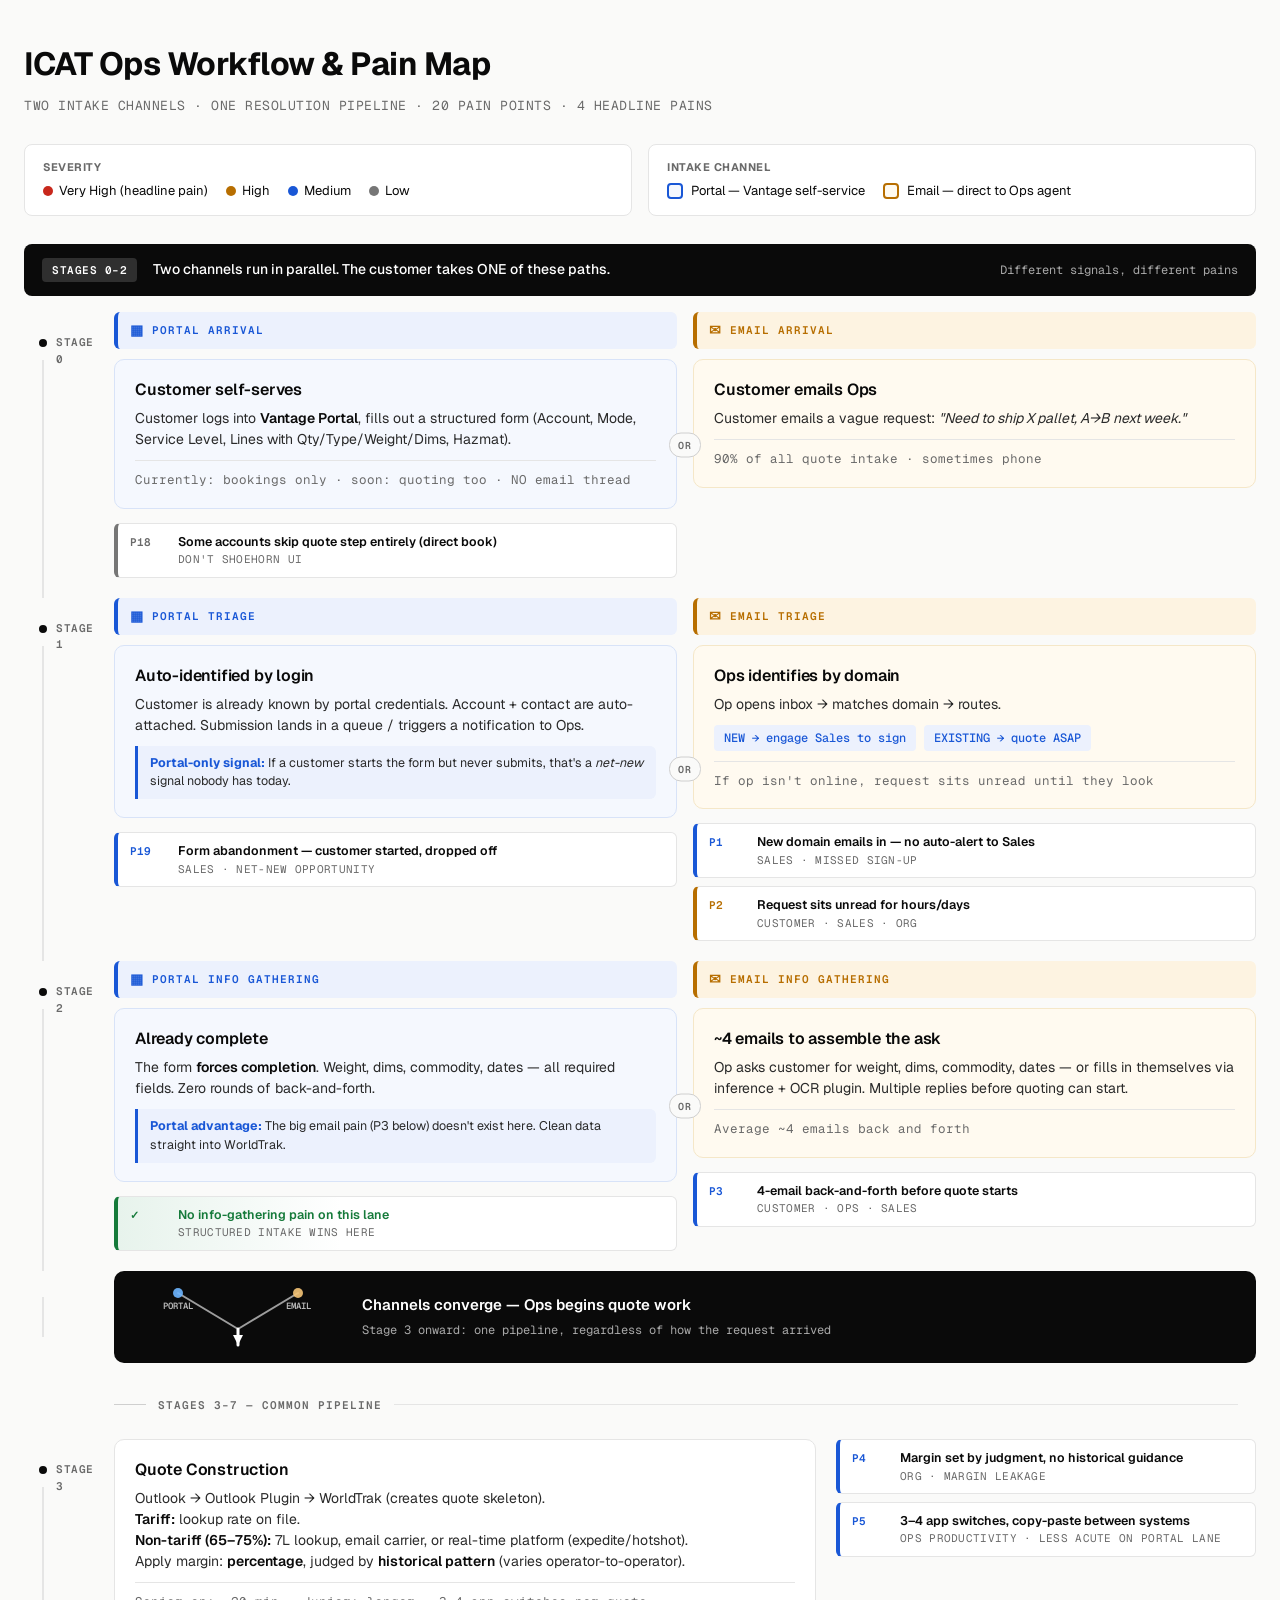
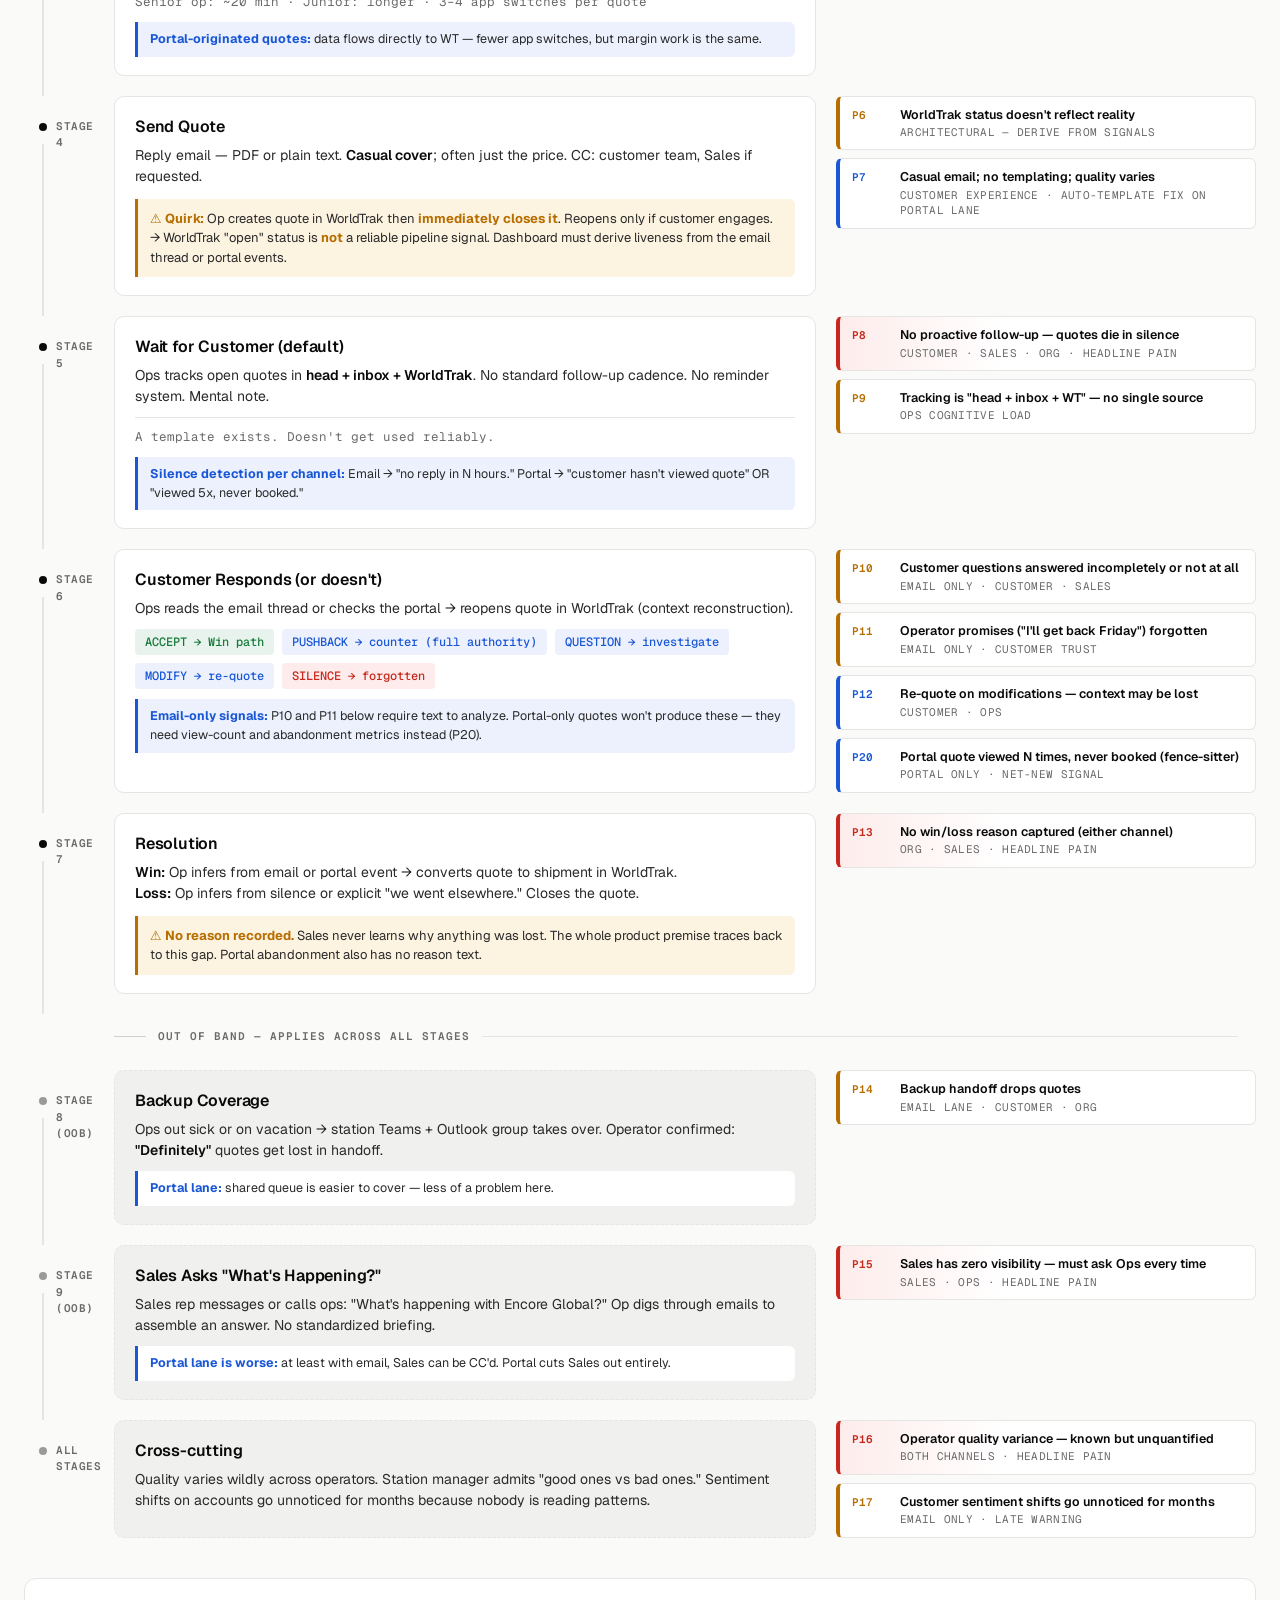
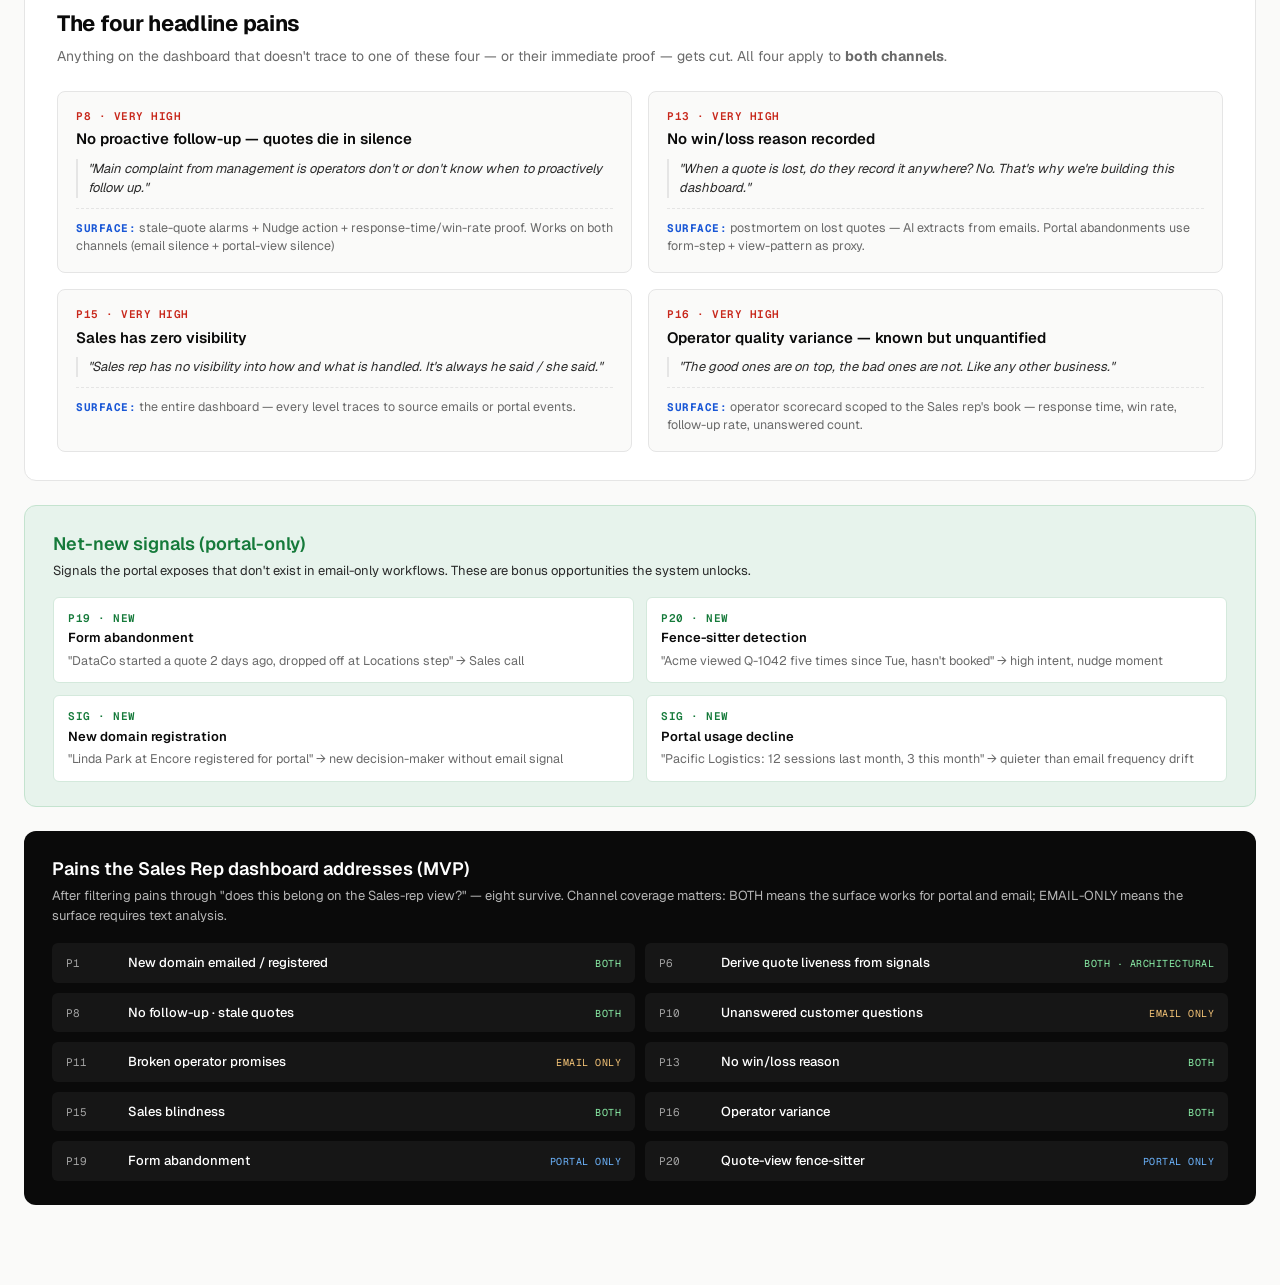
<file: workflow.html>
<!doctype html>
<html lang="en">
<head>
  <meta charset="utf-8" />
  <meta name="viewport" content="width=device-width, initial-scale=1" />
  <title>ICAT Ops Workflow & Pain Map</title>
  <link rel="preconnect" href="https://fonts.googleapis.com" />
  <link rel="preconnect" href="https://fonts.gstatic.com" crossorigin />
  <link href="https://fonts.googleapis.com/css2?family=Geist:wght@400;500;600;700;900&family=Geist+Mono:wght@400;500;600&display=swap" rel="stylesheet" />
  <style>
    :root {
      --ink: #0a0a0a;
      --ink-soft: #2a2a2a;
      --muted: #6a6a6a;
      --muted-2: #9a9a9a;
      --rule: #e5e5e5;
      --rule-strong: #cfcfcf;
      --bg: #fafaf9;
      --card: #ffffff;
      --red: #c8281c;
      --red-soft: #fdeceb;
      --amber: #b76e00;
      --amber-soft: #fdf3e1;
      --amber-tint: #fffaf0;
      --blue: #1957d6;
      --blue-soft: #ecf1fd;
      --blue-tint: #f5f8fe;
      --green: #157a3a;
      --green-soft: #e7f3ec;
      --grey: #767676;
      --grey-soft: #f0f0ef;
    }
    * { box-sizing: border-box; }
    body {
      font-family: 'Geist', system-ui, sans-serif;
      background: var(--bg);
      color: var(--ink);
      margin: 0;
      padding: 40px 24px 80px;
      line-height: 1.5;
      -webkit-font-smoothing: antialiased;
    }
    .wrap { max-width: 1280px; margin: 0 auto; }

    /* Header */
    .header { margin-bottom: 28px; }
    .header h1 {
      font-size: 32px;
      font-weight: 700;
      margin: 0 0 8px;
      letter-spacing: -0.5px;
    }
    .header .sub {
      color: var(--muted);
      font-size: 13px;
      font-family: 'Geist Mono', monospace;
      text-transform: uppercase;
      letter-spacing: 0.5px;
    }

    /* Legend */
    .legend {
      display: grid;
      grid-template-columns: 1fr 1fr;
      gap: 16px;
      margin-bottom: 28px;
    }
    .legend-box {
      padding: 14px 18px;
      background: var(--card);
      border: 1px solid var(--rule);
      border-radius: 8px;
      font-size: 13px;
    }
    .legend-box strong {
      font-size: 11px;
      text-transform: uppercase;
      letter-spacing: 0.5px;
      color: var(--muted);
      margin-right: 10px;
      display: block;
      margin-bottom: 6px;
    }
    .legend-row {
      display: flex;
      gap: 18px;
      flex-wrap: wrap;
      align-items: center;
    }
    .sev {
      display: inline-flex;
      align-items: center;
      gap: 6px;
      font-size: 13px;
    }
    .sev .dot {
      width: 10px;
      height: 10px;
      border-radius: 50%;
      display: inline-block;
    }
    .sev .dot.crit { background: var(--red); }
    .sev .dot.high { background: var(--amber); }
    .sev .dot.med  { background: var(--blue); }
    .sev .dot.low  { background: var(--grey); }
    .chan {
      display: inline-flex;
      align-items: center;
      gap: 8px;
      font-size: 13px;
    }
    .chan .swatch {
      width: 16px;
      height: 16px;
      border-radius: 4px;
      display: inline-block;
    }
    .chan .swatch.portal { background: var(--blue-tint); border: 2px solid var(--blue); }
    .chan .swatch.email  { background: var(--amber-tint); border: 2px solid var(--amber); }

    /* Section banner for dual-track intro */
    .section-band {
      display: flex;
      align-items: center;
      gap: 16px;
      margin: 24px 0 16px;
      padding: 14px 18px;
      background: var(--ink);
      color: #fff;
      border-radius: 8px;
    }
    .section-band .icon {
      font-family: 'Geist Mono', monospace;
      font-weight: 600;
      font-size: 11px;
      background: rgba(255,255,255,0.15);
      padding: 4px 10px;
      border-radius: 4px;
      letter-spacing: 0.5px;
    }
    .section-band .lab {
      font-size: 14px;
      font-weight: 500;
    }
    .section-band .sub {
      margin-left: auto;
      font-size: 12px;
      color: rgba(255,255,255,0.65);
      font-family: 'Geist Mono', monospace;
    }

    /* Pipeline base */
    .pipeline { position: relative; }

    /* Stage row — used in single-lane mode */
    .stage-row {
      display: grid;
      grid-template-columns: 70px 1fr 420px;
      gap: 20px;
      margin-bottom: 20px;
      align-items: stretch;
    }

    /* Stage number column */
    .stage-num {
      font-family: 'Geist Mono', monospace;
      font-size: 11px;
      font-weight: 600;
      color: var(--muted);
      text-transform: uppercase;
      letter-spacing: 0.5px;
      padding-top: 22px;
      position: relative;
    }
    .stage-num::before {
      content: '';
      position: absolute;
      left: 18px;
      top: 48px;
      bottom: -20px;
      width: 2px;
      background: var(--rule);
    }
    .stage-row:last-child .stage-num::before,
    .dual-row:last-child .stage-num::before { display: none; }
    .stage-num .dot {
      position: absolute;
      left: 12px;
      top: 24px;
      width: 14px;
      height: 14px;
      border-radius: 50%;
      background: var(--ink);
      border: 3px solid var(--bg);
      z-index: 2;
    }
    .stage-num.oob .dot { background: var(--muted-2); }
    .stage-num .lbl { padding-left: 32px; display: block; }

    /* Stage card */
    .stage-card {
      background: var(--card);
      border: 1px solid var(--rule);
      border-radius: 10px;
      padding: 18px 20px;
    }
    .stage-card.oob {
      background: var(--grey-soft);
      border-style: dashed;
    }
    .stage-card h2 {
      font-size: 16px;
      font-weight: 600;
      margin: 0 0 6px;
      letter-spacing: -0.2px;
    }
    .stage-card .desc {
      font-size: 14px;
      color: var(--ink-soft);
      margin: 0;
    }
    .stage-card .desc strong { color: var(--ink); font-weight: 600; }
    .stage-card .meta {
      margin-top: 10px;
      padding-top: 10px;
      border-top: 1px solid var(--rule);
      font-size: 12.5px;
      color: var(--muted);
      font-family: 'Geist Mono', monospace;
    }
    .stage-card .quirk {
      margin-top: 12px;
      padding: 10px 12px;
      background: var(--amber-soft);
      border-left: 3px solid var(--amber);
      border-radius: 0 6px 6px 0;
      font-size: 13px;
      color: var(--ink-soft);
    }
    .stage-card .quirk strong { color: var(--amber); }
    .stage-card .channel-note {
      margin-top: 10px;
      padding: 8px 12px;
      background: var(--blue-soft);
      border-left: 3px solid var(--blue);
      border-radius: 0 6px 6px 0;
      font-size: 12.5px;
      color: var(--ink-soft);
    }
    .stage-card .channel-note strong { color: var(--blue); }

    /* Branches */
    .branches {
      display: flex;
      gap: 8px;
      margin-top: 10px;
      flex-wrap: wrap;
    }
    .branch {
      padding: 4px 10px;
      background: var(--blue-soft);
      color: var(--blue);
      border-radius: 4px;
      font-size: 12px;
      font-family: 'Geist Mono', monospace;
      font-weight: 500;
    }
    .branch.win { background: var(--green-soft); color: var(--green); }
    .branch.bad { background: var(--red-soft); color: var(--red); }

    /* Pain badges */
    .pains {
      display: flex;
      flex-direction: column;
      gap: 8px;
    }
    .pain {
      background: var(--card);
      border: 1px solid var(--rule);
      border-left-width: 4px;
      border-radius: 6px;
      padding: 9px 12px;
      font-size: 13px;
      display: grid;
      grid-template-columns: 38px 1fr;
      gap: 10px;
      align-items: start;
    }
    .pain .id {
      font-family: 'Geist Mono', monospace;
      font-size: 11px;
      font-weight: 600;
      color: var(--muted);
      padding-top: 1px;
    }
    .pain .body { line-height: 1.4; }
    .pain .body strong { display: block; font-weight: 600; color: var(--ink); font-size: 12.5px; }
    .pain .body .who {
      font-size: 11px;
      color: var(--muted);
      margin-top: 2px;
      font-family: 'Geist Mono', monospace;
      text-transform: uppercase;
      letter-spacing: 0.3px;
    }
    .pain.crit { border-left-color: var(--red); background: linear-gradient(to right, var(--red-soft) 0%, var(--card) 40%); }
    .pain.crit .id { color: var(--red); }
    .pain.high { border-left-color: var(--amber); }
    .pain.high .id { color: var(--amber); }
    .pain.med  { border-left-color: var(--blue); }
    .pain.med  .id { color: var(--blue); }
    .pain.low  { border-left-color: var(--grey); }
    .pain.green { border-left-color: var(--green); background: linear-gradient(to right, var(--green-soft) 0%, var(--card) 40%); }
    .pain.green .id { color: var(--green); }
    .pain.green .body strong { color: var(--green); }

    /* DUAL ROW — for stages 0–2 with two lanes */
    .dual-row {
      display: grid;
      grid-template-columns: 70px 1fr;
      gap: 20px;
      margin-bottom: 20px;
    }
    .dual-lanes {
      display: grid;
      grid-template-columns: 1fr 1fr;
      gap: 16px;
      position: relative;
    }
    .dual-lanes::before {
      content: 'OR';
      position: absolute;
      left: 50%;
      top: 50%;
      transform: translate(-50%, -50%);
      background: var(--bg);
      color: var(--muted);
      padding: 4px 8px;
      border-radius: 12px;
      font-family: 'Geist Mono', monospace;
      font-size: 10px;
      font-weight: 600;
      letter-spacing: 1px;
      border: 1px solid var(--rule-strong);
      z-index: 1;
    }
    .lane {
      display: flex;
      flex-direction: column;
      gap: 10px;
    }
    .lane-header {
      font-family: 'Geist Mono', monospace;
      font-size: 11px;
      font-weight: 600;
      text-transform: uppercase;
      letter-spacing: 1px;
      padding: 8px 12px;
      border-radius: 6px;
      display: flex;
      align-items: center;
      gap: 8px;
    }
    .lane-header .ico {
      font-size: 14px;
    }
    .lane--portal .lane-header {
      background: var(--blue-soft);
      color: var(--blue);
      border-left: 4px solid var(--blue);
    }
    .lane--email .lane-header {
      background: var(--amber-soft);
      color: var(--amber);
      border-left: 4px solid var(--amber);
    }
    .lane--portal .stage-card {
      background: var(--blue-tint);
      border-color: #d8e3f8;
    }
    .lane--email .stage-card {
      background: var(--amber-tint);
      border-color: #f5e7c8;
    }
    .lane .pains { margin-top: 4px; }

    /* MERGE BAND */
    .merge-band {
      display: grid;
      grid-template-columns: 70px 1fr;
      gap: 20px;
      margin: 8px 0 24px;
      align-items: center;
    }
    .merge-band-num {
      position: relative;
    }
    .merge-band-num::before {
      content: '';
      position: absolute;
      left: 18px;
      top: -20px;
      bottom: -20px;
      width: 2px;
      background: var(--rule);
    }
    .merge-graphic {
      position: relative;
      padding: 16px 24px;
      background: var(--ink);
      color: #fff;
      border-radius: 10px;
      display: grid;
      grid-template-columns: 200px 1fr;
      gap: 24px;
      align-items: center;
    }
    .merge-graphic svg {
      width: 100%;
      height: 60px;
    }
    .merge-graphic .label {
      font-size: 14px;
    }
    .merge-graphic .label strong {
      display: block;
      font-weight: 600;
      margin-bottom: 4px;
      font-size: 15px;
    }
    .merge-graphic .label .sub {
      font-size: 12px;
      color: rgba(255,255,255,0.65);
      font-family: 'Geist Mono', monospace;
    }

    /* Common-pipeline label */
    .common-label {
      display: flex;
      align-items: center;
      gap: 12px;
      margin: 8px 0 16px;
      padding: 10px 18px 10px 90px;
      font-family: 'Geist Mono', monospace;
      font-size: 11px;
      color: var(--muted);
      text-transform: uppercase;
      letter-spacing: 1px;
      font-weight: 600;
    }
    .common-label::before {
      content: '';
      flex: 0 0 32px;
      height: 1px;
      background: var(--rule-strong);
    }
    .common-label::after {
      content: '';
      flex: 1;
      height: 1px;
      background: var(--rule);
    }

    /* Headline pains panel */
    .headline {
      margin-top: 40px;
      padding: 28px 32px;
      background: var(--card);
      border: 1px solid var(--rule);
      border-radius: 12px;
    }
    .headline h2 {
      margin: 0 0 6px;
      font-size: 22px;
      font-weight: 700;
      letter-spacing: -0.3px;
    }
    .headline .lede {
      color: var(--muted);
      font-size: 14px;
      margin-bottom: 24px;
    }
    .headline-grid {
      display: grid;
      grid-template-columns: repeat(2, 1fr);
      gap: 16px;
    }
    .headline-pain {
      padding: 16px 18px;
      border: 1px solid var(--rule);
      border-radius: 8px;
      background: var(--bg);
    }
    .headline-pain .id {
      font-family: 'Geist Mono', monospace;
      font-size: 11px;
      font-weight: 600;
      color: var(--red);
      letter-spacing: 0.5px;
    }
    .headline-pain .title {
      font-weight: 600;
      font-size: 15px;
      margin: 4px 0 8px;
    }
    .headline-pain .quote {
      font-size: 13px;
      color: var(--ink-soft);
      font-style: italic;
      padding-left: 10px;
      border-left: 2px solid var(--rule);
    }
    .headline-pain .fix {
      margin-top: 10px;
      padding-top: 10px;
      border-top: 1px dashed var(--rule);
      font-size: 12.5px;
      color: var(--muted);
    }
    .headline-pain .fix strong {
      color: var(--blue);
      font-family: 'Geist Mono', monospace;
      font-size: 11px;
      text-transform: uppercase;
      letter-spacing: 0.5px;
    }

    /* MVP filter */
    .filter {
      margin-top: 24px;
      padding: 24px 28px;
      background: var(--ink);
      color: #fff;
      border-radius: 12px;
    }
    .filter h2 {
      margin: 0 0 4px;
      font-size: 18px;
      font-weight: 600;
    }
    .filter .lede {
      color: rgba(255,255,255,0.7);
      font-size: 13px;
      margin-bottom: 18px;
    }
    .filter-list {
      display: grid;
      grid-template-columns: 1fr 1fr;
      gap: 10px;
    }
    .filter-row {
      display: grid;
      grid-template-columns: 50px 1fr 200px;
      gap: 12px;
      align-items: baseline;
      font-size: 13px;
      padding: 10px 14px;
      background: rgba(255,255,255,0.05);
      border-radius: 6px;
    }
    .filter-row .pid {
      font-family: 'Geist Mono', monospace;
      font-size: 11px;
      color: rgba(255,255,255,0.6);
    }
    .filter-row .pain-name { font-weight: 500; }
    .filter-row .channel {
      font-size: 10px;
      font-family: 'Geist Mono', monospace;
      text-transform: uppercase;
      letter-spacing: 0.5px;
      text-align: right;
    }
    .filter-row .channel .both { color: #8bf0a8; }
    .filter-row .channel .email-only { color: #f5c477; }
    .filter-row .channel .portal-only { color: #6db5ff; }

    /* Net-new opportunities */
    .opps {
      margin-top: 24px;
      padding: 24px 28px;
      background: var(--green-soft);
      border: 1px solid #c4e3cf;
      border-radius: 12px;
    }
    .opps h2 {
      margin: 0 0 4px;
      font-size: 18px;
      font-weight: 600;
      color: var(--green);
    }
    .opps .lede {
      color: var(--ink-soft);
      font-size: 13px;
      margin-bottom: 16px;
    }
    .opps-grid {
      display: grid;
      grid-template-columns: 1fr 1fr;
      gap: 12px;
    }
    .opp {
      padding: 12px 14px;
      background: #fff;
      border: 1px solid #d4e9dc;
      border-radius: 6px;
      font-size: 13px;
    }
    .opp .pid {
      font-family: 'Geist Mono', monospace;
      font-size: 11px;
      font-weight: 600;
      color: var(--green);
      letter-spacing: 0.5px;
    }
    .opp .title { font-weight: 600; margin-top: 2px; }
    .opp .desc { color: var(--muted); margin-top: 4px; font-size: 12.5px; }

    @media (max-width: 1100px) {
      .stage-row { grid-template-columns: 70px 1fr; }
      .stage-row .pains { grid-column: 2 / 3; padding-left: 0; margin-top: 4px; }
      .dual-lanes { grid-template-columns: 1fr; }
      .dual-lanes::before { left: 20px; transform: translateY(-50%); }
      .lane:not(:last-child) { padding-bottom: 24px; }
      .merge-graphic { grid-template-columns: 1fr; }
      .merge-graphic svg { display: none; }
      .headline-grid, .filter-list, .opps-grid { grid-template-columns: 1fr; }
      .filter-row { grid-template-columns: 40px 1fr; }
      .filter-row .channel { grid-column: 1 / -1; text-align: left; padding-left: 52px; }
      .legend { grid-template-columns: 1fr; }
    }
  </style>
</head>
<body>
  <div class="wrap">

    <div class="header">
      <h1>ICAT Ops Workflow &amp; Pain Map</h1>
      <div class="sub">Two intake channels · one resolution pipeline · 20 pain points · 4 headline pains</div>
    </div>

    <div class="legend">
      <div class="legend-box">
        <strong>Severity</strong>
        <div class="legend-row">
          <span class="sev"><span class="dot crit"></span> Very High (headline pain)</span>
          <span class="sev"><span class="dot high"></span> High</span>
          <span class="sev"><span class="dot med"></span> Medium</span>
          <span class="sev"><span class="dot low"></span> Low</span>
        </div>
      </div>
      <div class="legend-box">
        <strong>Intake Channel</strong>
        <div class="legend-row">
          <span class="chan"><span class="swatch portal"></span> Portal — Vantage self-service</span>
          <span class="chan"><span class="swatch email"></span> Email — direct to Ops agent</span>
        </div>
      </div>
    </div>

    <!-- Section band -->
    <div class="section-band">
      <span class="icon">STAGES 0–2</span>
      <span class="lab">Two channels run in parallel. The customer takes ONE of these paths.</span>
      <span class="sub">Different signals, different pains</span>
    </div>

    <div class="pipeline">

      <!-- STAGE 0 — DUAL -->
      <div class="dual-row">
        <div class="stage-num"><span class="dot"></span><span class="lbl">Stage 0</span></div>
        <div class="dual-lanes">

          <div class="lane lane--portal">
            <div class="lane-header"><span class="ico">▦</span> Portal Arrival</div>
            <div class="stage-card">
              <h2>Customer self-serves</h2>
              <p class="desc">Customer logs into <strong>Vantage Portal</strong>, fills out a structured form (Account, Mode, Service Level, Lines with Qty/Type/Weight/Dims, Hazmat).</p>
              <div class="meta">Currently: bookings only · soon: quoting too · NO email thread</div>
            </div>
            <div class="pains">
              <div class="pain low">
                <div class="id">P18</div>
                <div class="body"><strong>Some accounts skip quote step entirely (direct book)</strong><div class="who">Don't shoehorn UI</div></div>
              </div>
            </div>
          </div>

          <div class="lane lane--email">
            <div class="lane-header"><span class="ico">✉</span> Email Arrival</div>
            <div class="stage-card">
              <h2>Customer emails Ops</h2>
              <p class="desc">Customer emails a vague request: <em>"Need to ship X pallet, A→B next week."</em></p>
              <div class="meta">90% of all quote intake · sometimes phone</div>
            </div>
            <div class="pains">
              <!-- no critical pains at this stage for email -->
            </div>
          </div>

        </div>
      </div>

      <!-- STAGE 1 — DUAL -->
      <div class="dual-row">
        <div class="stage-num"><span class="dot"></span><span class="lbl">Stage 1</span></div>
        <div class="dual-lanes">

          <div class="lane lane--portal">
            <div class="lane-header"><span class="ico">▦</span> Portal Triage</div>
            <div class="stage-card">
              <h2>Auto-identified by login</h2>
              <p class="desc">Customer is already known by portal credentials. Account + contact are auto-attached. Submission lands in a queue / triggers a notification to Ops.</p>
              <div class="channel-note"><strong>Portal-only signal:</strong> If a customer starts the form but never submits, that's a <em>net-new</em> signal nobody has today.</div>
            </div>
            <div class="pains">
              <div class="pain med">
                <div class="id">P19</div>
                <div class="body"><strong>Form abandonment — customer started, dropped off</strong><div class="who">Sales · net-new opportunity</div></div>
              </div>
            </div>
          </div>

          <div class="lane lane--email">
            <div class="lane-header"><span class="ico">✉</span> Email Triage</div>
            <div class="stage-card">
              <h2>Ops identifies by domain</h2>
              <p class="desc">Op opens inbox → matches domain → routes.</p>
              <div class="branches">
                <span class="branch">NEW → engage Sales to sign</span>
                <span class="branch">EXISTING → quote ASAP</span>
              </div>
              <div class="meta">If op isn't online, request sits unread until they look</div>
            </div>
            <div class="pains">
              <div class="pain med">
                <div class="id">P1</div>
                <div class="body"><strong>New domain emails in — no auto-alert to Sales</strong><div class="who">Sales · missed sign-up</div></div>
              </div>
              <div class="pain high">
                <div class="id">P2</div>
                <div class="body"><strong>Request sits unread for hours/days</strong><div class="who">Customer · Sales · Org</div></div>
              </div>
            </div>
          </div>

        </div>
      </div>

      <!-- STAGE 2 — DUAL -->
      <div class="dual-row">
        <div class="stage-num"><span class="dot"></span><span class="lbl">Stage 2</span></div>
        <div class="dual-lanes">

          <div class="lane lane--portal">
            <div class="lane-header"><span class="ico">▦</span> Portal Info Gathering</div>
            <div class="stage-card">
              <h2>Already complete</h2>
              <p class="desc">The form <strong>forces completion</strong>. Weight, dims, commodity, dates — all required fields. Zero rounds of back-and-forth.</p>
              <div class="channel-note"><strong>Portal advantage:</strong> The big email pain (P3 below) doesn't exist here. Clean data straight into WorldTrak.</div>
            </div>
            <div class="pains">
              <div class="pain green">
                <div class="id">✓</div>
                <div class="body"><strong>No info-gathering pain on this lane</strong><div class="who">Structured intake wins here</div></div>
              </div>
            </div>
          </div>

          <div class="lane lane--email">
            <div class="lane-header"><span class="ico">✉</span> Email Info Gathering</div>
            <div class="stage-card">
              <h2>~4 emails to assemble the ask</h2>
              <p class="desc">Op asks customer for weight, dims, commodity, dates — or fills in themselves via inference + OCR plugin. Multiple replies before quoting can start.</p>
              <div class="meta">Average ~4 emails back and forth</div>
            </div>
            <div class="pains">
              <div class="pain med">
                <div class="id">P3</div>
                <div class="body"><strong>4-email back-and-forth before quote starts</strong><div class="who">Customer · Ops · Sales</div></div>
              </div>
            </div>
          </div>

        </div>
      </div>

      <!-- MERGE BAND -->
      <div class="merge-band">
        <div class="merge-band-num"></div>
        <div class="merge-graphic">
          <svg viewBox="0 0 200 60" xmlns="http://www.w3.org/2000/svg">
            <line x1="40" y1="6" x2="100" y2="42" stroke="rgba(255,255,255,0.6)" stroke-width="2" stroke-linecap="round" />
            <line x1="160" y1="6" x2="100" y2="42" stroke="rgba(255,255,255,0.6)" stroke-width="2" stroke-linecap="round" />
            <line x1="100" y1="42" x2="100" y2="58" stroke="#fff" stroke-width="3" stroke-linecap="round" />
            <circle cx="40" cy="6" r="5" fill="rgba(109,181,255,0.9)" />
            <circle cx="160" cy="6" r="5" fill="rgba(245,196,119,0.9)" />
            <polygon points="100,58 95,48 105,48" fill="#fff" />
            <text x="40" y="22" fill="rgba(255,255,255,0.7)" font-family="Geist Mono, monospace" font-size="9" font-weight="600" text-anchor="middle">PORTAL</text>
            <text x="160" y="22" fill="rgba(255,255,255,0.7)" font-family="Geist Mono, monospace" font-size="9" font-weight="600" text-anchor="middle">EMAIL</text>
          </svg>
          <div class="label">
            <strong>Channels converge — Ops begins quote work</strong>
            <div class="sub">Stage 3 onward: one pipeline, regardless of how the request arrived</div>
          </div>
        </div>
      </div>

      <!-- Common pipeline label -->
      <div class="common-label">Stages 3–7 — common pipeline</div>

      <!-- STAGE 3 -->
      <div class="stage-row">
        <div class="stage-num"><span class="dot"></span><span class="lbl">Stage 3</span></div>
        <div class="stage-card">
          <h2>Quote Construction</h2>
          <p class="desc">Outlook → Outlook Plugin → WorldTrak (creates quote skeleton).<br/>
            <strong>Tariff:</strong> lookup rate on file.<br/>
            <strong>Non-tariff (65–75%):</strong> 7L lookup, email carrier, or real-time platform (expedite/hotshot).<br/>
            Apply margin: <strong>percentage</strong>, judged by <strong>historical pattern</strong> (varies operator-to-operator).</p>
          <div class="meta">Senior op: ~20 min · Junior: longer · 3–4 app switches per quote</div>
          <div class="channel-note"><strong>Portal-originated quotes:</strong> data flows directly to WT — fewer app switches, but margin work is the same.</div>
        </div>
        <div class="pains">
          <div class="pain med">
            <div class="id">P4</div>
            <div class="body"><strong>Margin set by judgment, no historical guidance</strong><div class="who">Org · margin leakage</div></div>
          </div>
          <div class="pain med">
            <div class="id">P5</div>
            <div class="body"><strong>3–4 app switches, copy-paste between systems</strong><div class="who">Ops productivity · less acute on portal lane</div></div>
          </div>
        </div>
      </div>

      <!-- STAGE 4 -->
      <div class="stage-row">
        <div class="stage-num"><span class="dot"></span><span class="lbl">Stage 4</span></div>
        <div class="stage-card">
          <h2>Send Quote</h2>
          <p class="desc">Reply email — PDF or plain text. <strong>Casual cover</strong>; often just the price. CC: customer team, Sales if requested.</p>
          <div class="quirk">
            <strong>⚠ Quirk:</strong> Op creates quote in WorldTrak then <strong>immediately closes it</strong>. Reopens only if customer engages.<br/>
            → WorldTrak "open" status is <strong>not</strong> a reliable pipeline signal. Dashboard must derive liveness from the email thread or portal events.
          </div>
        </div>
        <div class="pains">
          <div class="pain high">
            <div class="id">P6</div>
            <div class="body"><strong>WorldTrak status doesn't reflect reality</strong><div class="who">Architectural — derive from signals</div></div>
          </div>
          <div class="pain med">
            <div class="id">P7</div>
            <div class="body"><strong>Casual email; no templating; quality varies</strong><div class="who">Customer experience · auto-template fix on portal lane</div></div>
          </div>
        </div>
      </div>

      <!-- STAGE 5 -->
      <div class="stage-row">
        <div class="stage-num"><span class="dot"></span><span class="lbl">Stage 5</span></div>
        <div class="stage-card">
          <h2>Wait for Customer (default)</h2>
          <p class="desc">Ops tracks open quotes in <strong>head + inbox + WorldTrak</strong>. No standard follow-up cadence. No reminder system. Mental note.</p>
          <div class="meta">A template exists. Doesn't get used reliably.</div>
          <div class="channel-note"><strong>Silence detection per channel:</strong> Email → "no reply in N hours." Portal → "customer hasn't viewed quote" OR "viewed 5x, never booked."</div>
        </div>
        <div class="pains">
          <div class="pain crit">
            <div class="id">P8</div>
            <div class="body"><strong>No proactive follow-up — quotes die in silence</strong><div class="who">Customer · Sales · Org · HEADLINE PAIN</div></div>
          </div>
          <div class="pain high">
            <div class="id">P9</div>
            <div class="body"><strong>Tracking is "head + inbox + WT" — no single source</strong><div class="who">Ops cognitive load</div></div>
          </div>
        </div>
      </div>

      <!-- STAGE 6 -->
      <div class="stage-row">
        <div class="stage-num"><span class="dot"></span><span class="lbl">Stage 6</span></div>
        <div class="stage-card">
          <h2>Customer Responds (or doesn't)</h2>
          <p class="desc">Ops reads the email thread or checks the portal → reopens quote in WorldTrak (context reconstruction).</p>
          <div class="branches">
            <span class="branch win">ACCEPT → Win path</span>
            <span class="branch">PUSHBACK → counter (full authority)</span>
            <span class="branch">QUESTION → investigate</span>
            <span class="branch">MODIFY → re-quote</span>
            <span class="branch bad">SILENCE → forgotten</span>
          </div>
          <div class="channel-note"><strong>Email-only signals:</strong> P10 and P11 below require text to analyze. Portal-only quotes won't produce these — they need view-count and abandonment metrics instead (P20).</div>
        </div>
        <div class="pains">
          <div class="pain high">
            <div class="id">P10</div>
            <div class="body"><strong>Customer questions answered incompletely or not at all</strong><div class="who">Email only · Customer · Sales</div></div>
          </div>
          <div class="pain high">
            <div class="id">P11</div>
            <div class="body"><strong>Operator promises ("I'll get back Friday") forgotten</strong><div class="who">Email only · Customer trust</div></div>
          </div>
          <div class="pain med">
            <div class="id">P12</div>
            <div class="body"><strong>Re-quote on modifications — context may be lost</strong><div class="who">Customer · Ops</div></div>
          </div>
          <div class="pain med">
            <div class="id">P20</div>
            <div class="body"><strong>Portal quote viewed N times, never booked (fence-sitter)</strong><div class="who">Portal only · net-new signal</div></div>
          </div>
        </div>
      </div>

      <!-- STAGE 7 -->
      <div class="stage-row">
        <div class="stage-num"><span class="dot"></span><span class="lbl">Stage 7</span></div>
        <div class="stage-card">
          <h2>Resolution</h2>
          <p class="desc">
            <strong>Win:</strong> Op infers from email or portal event → converts quote to shipment in WorldTrak.<br/>
            <strong>Loss:</strong> Op infers from silence or explicit "we went elsewhere." Closes the quote.
          </p>
          <div class="quirk">
            <strong>⚠ No reason recorded.</strong> Sales never learns why anything was lost. The whole product premise traces back to this gap. Portal abandonment also has no reason text.
          </div>
        </div>
        <div class="pains">
          <div class="pain crit">
            <div class="id">P13</div>
            <div class="body"><strong>No win/loss reason captured (either channel)</strong><div class="who">Org · Sales · HEADLINE PAIN</div></div>
          </div>
        </div>
      </div>

      <!-- OUT OF BAND label -->
      <div class="common-label" style="margin-top: 24px;">Out of band — applies across all stages</div>

      <!-- STAGE 8 -->
      <div class="stage-row">
        <div class="stage-num oob"><span class="dot"></span><span class="lbl">Stage 8 (oob)</span></div>
        <div class="stage-card oob">
          <h2>Backup Coverage</h2>
          <p class="desc">Ops out sick or on vacation → station Teams + Outlook group takes over. Operator confirmed: <strong>"Definitely"</strong> quotes get lost in handoff.</p>
          <div class="channel-note" style="background: var(--card);"><strong>Portal lane:</strong> shared queue is easier to cover — less of a problem here.</div>
        </div>
        <div class="pains">
          <div class="pain high">
            <div class="id">P14</div>
            <div class="body"><strong>Backup handoff drops quotes</strong><div class="who">Email lane · Customer · Org</div></div>
          </div>
        </div>
      </div>

      <!-- STAGE 9 -->
      <div class="stage-row">
        <div class="stage-num oob"><span class="dot"></span><span class="lbl">Stage 9 (oob)</span></div>
        <div class="stage-card oob">
          <h2>Sales Asks "What's Happening?"</h2>
          <p class="desc">Sales rep messages or calls ops: "What's happening with Encore Global?" Op digs through emails to assemble an answer. No standardized briefing.</p>
          <div class="channel-note" style="background: var(--card);"><strong>Portal lane is worse:</strong> at least with email, Sales can be CC'd. Portal cuts Sales out entirely.</div>
        </div>
        <div class="pains">
          <div class="pain crit">
            <div class="id">P15</div>
            <div class="body"><strong>Sales has zero visibility — must ask Ops every time</strong><div class="who">Sales · Ops · HEADLINE PAIN</div></div>
          </div>
        </div>
      </div>

      <!-- ALL STAGES -->
      <div class="stage-row">
        <div class="stage-num oob"><span class="dot"></span><span class="lbl">All stages</span></div>
        <div class="stage-card oob">
          <h2>Cross-cutting</h2>
          <p class="desc">Quality varies wildly across operators. Station manager admits "good ones vs bad ones." Sentiment shifts on accounts go unnoticed for months because nobody is reading patterns.</p>
        </div>
        <div class="pains">
          <div class="pain crit">
            <div class="id">P16</div>
            <div class="body"><strong>Operator quality variance — known but unquantified</strong><div class="who">Both channels · HEADLINE PAIN</div></div>
          </div>
          <div class="pain high">
            <div class="id">P17</div>
            <div class="body"><strong>Customer sentiment shifts go unnoticed for months</strong><div class="who">Email only · late warning</div></div>
          </div>
        </div>
      </div>

    </div>

    <!-- Headline pains -->
    <div class="headline">
      <h2>The four headline pains</h2>
      <div class="lede">Anything on the dashboard that doesn't trace to one of these four — or their immediate proof — gets cut. All four apply to <strong>both channels</strong>.</div>

      <div class="headline-grid">
        <div class="headline-pain">
          <div class="id">P8 · VERY HIGH</div>
          <div class="title">No proactive follow-up — quotes die in silence</div>
          <div class="quote">"Main complaint from management is operators don't or don't know when to proactively follow up."</div>
          <div class="fix"><strong>Surface:</strong> stale-quote alarms + Nudge action + response-time/win-rate proof. Works on both channels (email silence + portal-view silence)</div>
        </div>

        <div class="headline-pain">
          <div class="id">P13 · VERY HIGH</div>
          <div class="title">No win/loss reason recorded</div>
          <div class="quote">"When a quote is lost, do they record it anywhere? No. That's why we're building this dashboard."</div>
          <div class="fix"><strong>Surface:</strong> postmortem on lost quotes — AI extracts from emails. Portal abandonments use form-step + view-pattern as proxy.</div>
        </div>

        <div class="headline-pain">
          <div class="id">P15 · VERY HIGH</div>
          <div class="title">Sales has zero visibility</div>
          <div class="quote">"Sales rep has no visibility into how and what is handled. It's always he said / she said."</div>
          <div class="fix"><strong>Surface:</strong> the entire dashboard — every level traces to source emails or portal events.</div>
        </div>

        <div class="headline-pain">
          <div class="id">P16 · VERY HIGH</div>
          <div class="title">Operator quality variance — known but unquantified</div>
          <div class="quote">"The good ones are on top, the bad ones are not. Like any other business."</div>
          <div class="fix"><strong>Surface:</strong> operator scorecard scoped to the Sales rep's book — response time, win rate, follow-up rate, unanswered count.</div>
        </div>
      </div>
    </div>

    <!-- Net-new portal opportunities -->
    <div class="opps">
      <h2>Net-new signals (portal-only)</h2>
      <div class="lede">Signals the portal exposes that don't exist in email-only workflows. These are bonus opportunities the system unlocks.</div>
      <div class="opps-grid">
        <div class="opp">
          <div class="pid">P19 · NEW</div>
          <div class="title">Form abandonment</div>
          <div class="desc">"DataCo started a quote 2 days ago, dropped off at Locations step" → Sales call</div>
        </div>
        <div class="opp">
          <div class="pid">P20 · NEW</div>
          <div class="title">Fence-sitter detection</div>
          <div class="desc">"Acme viewed Q-1042 five times since Tue, hasn't booked" → high intent, nudge moment</div>
        </div>
        <div class="opp">
          <div class="pid">SIG · NEW</div>
          <div class="title">New domain registration</div>
          <div class="desc">"Linda Park at Encore registered for portal" → new decision-maker without email signal</div>
        </div>
        <div class="opp">
          <div class="pid">SIG · NEW</div>
          <div class="title">Portal usage decline</div>
          <div class="desc">"Pacific Logistics: 12 sessions last month, 3 this month" → quieter than email frequency drift</div>
        </div>
      </div>
    </div>

    <!-- MVP filter -->
    <div class="filter">
      <h2>Pains the Sales Rep dashboard addresses (MVP)</h2>
      <div class="lede">After filtering pains through "does this belong on the Sales-rep view?" — eight survive. Channel coverage matters: BOTH means the surface works for portal and email; EMAIL-ONLY means the surface requires text analysis.</div>
      <div class="filter-list">
        <div class="filter-row"><span class="pid">P1</span><span class="pain-name">New domain emailed / registered</span><span class="channel"><span class="both">BOTH</span></span></div>
        <div class="filter-row"><span class="pid">P6</span><span class="pain-name">Derive quote liveness from signals</span><span class="channel"><span class="both">BOTH · architectural</span></span></div>
        <div class="filter-row"><span class="pid">P8</span><span class="pain-name">No follow-up · stale quotes</span><span class="channel"><span class="both">BOTH</span></span></div>
        <div class="filter-row"><span class="pid">P10</span><span class="pain-name">Unanswered customer questions</span><span class="channel"><span class="email-only">EMAIL ONLY</span></span></div>
        <div class="filter-row"><span class="pid">P11</span><span class="pain-name">Broken operator promises</span><span class="channel"><span class="email-only">EMAIL ONLY</span></span></div>
        <div class="filter-row"><span class="pid">P13</span><span class="pain-name">No win/loss reason</span><span class="channel"><span class="both">BOTH</span></span></div>
        <div class="filter-row"><span class="pid">P15</span><span class="pain-name">Sales blindness</span><span class="channel"><span class="both">BOTH</span></span></div>
        <div class="filter-row"><span class="pid">P16</span><span class="pain-name">Operator variance</span><span class="channel"><span class="both">BOTH</span></span></div>
        <div class="filter-row"><span class="pid">P19</span><span class="pain-name">Form abandonment</span><span class="channel"><span class="portal-only">PORTAL ONLY</span></span></div>
        <div class="filter-row"><span class="pid">P20</span><span class="pain-name">Quote-view fence-sitter</span><span class="channel"><span class="portal-only">PORTAL ONLY</span></span></div>
      </div>
    </div>

  </div>
</body>
</html>
</file>
